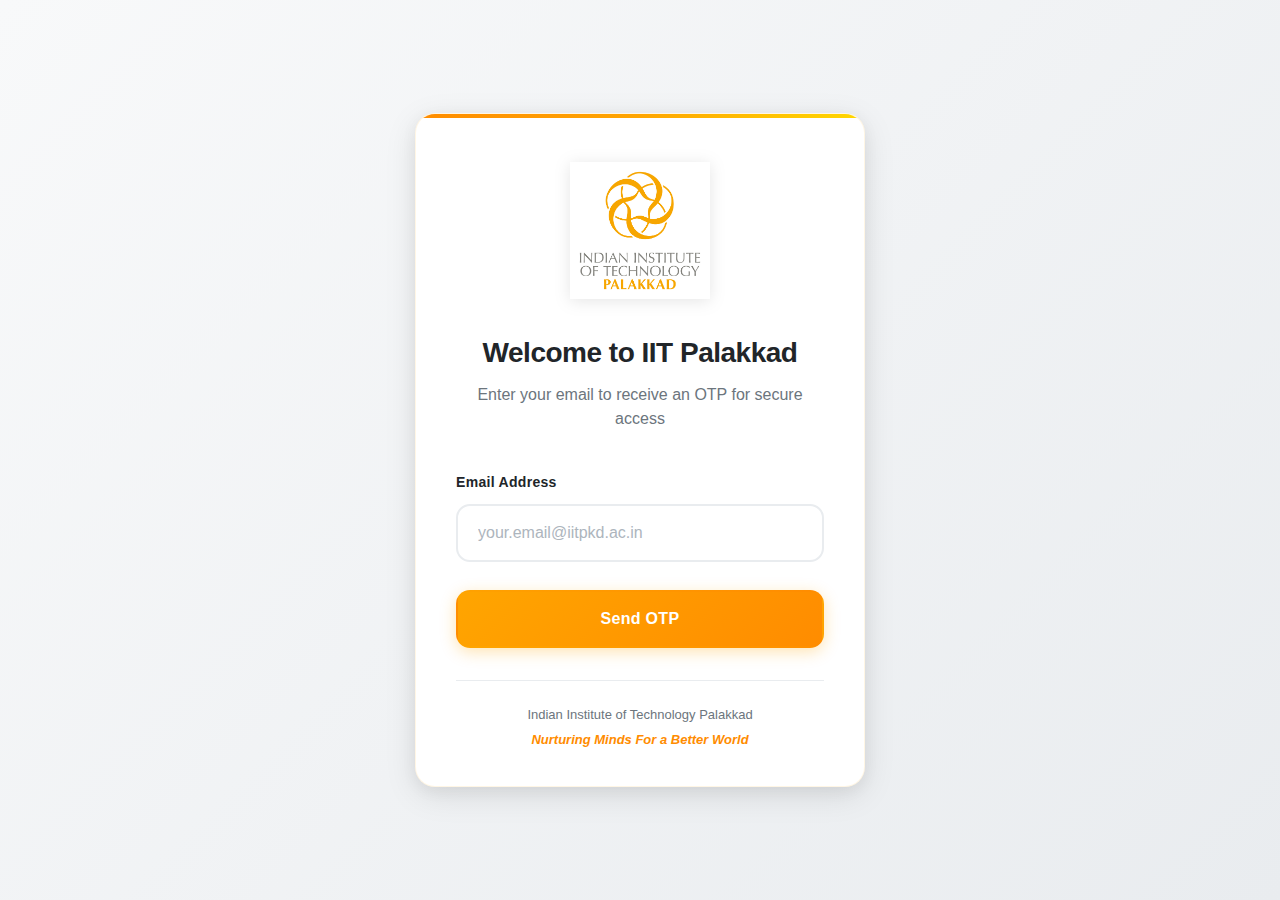
<file: index.html>
<!DOCTYPE html>
<html lang="en">
<head>
    <meta charset="UTF-8">
    <meta name="viewport" content="width=device-width, initial-scale=1.0">
    <title>IIT Palakkad - Sign In</title>
    <link rel="stylesheet" href="style1.css">
</head>
<body>
    <div class="container">
        <div class="signin-card">
            <div class="header">
                <div class="logo-section">
                    <img src="IIT_PKD_long logo_RGB.jpg" alt="IIT Palakkad Logo" class="logo">
                </div>
                <h1>Welcome to IIT Palakkad</h1>
                <p>Enter your email to receive an OTP for secure access</p>
            </div>
            
            <form class="signin-form" id="signinForm">
                <div class="form-group">
                    <label for="email">Email Address</label>
                    <input type="email" id="email" name="email" placeholder="your.email@iitpkd.ac.in" required>
                    <span class="error-message" id="emailError"></span>
                </div>
                
                <button type="button" class="btn btn-primary" id="sendOtpBtn">
                    <span class="btn-text">Send OTP</span>
                    <span class="btn-loader" id="otpLoader"></span>
                </button>
                
                <div class="otp-section" id="otpSection">
                    <div class="form-group">
                        <label for="otp">Enter 6-Digit OTP</label>
                        <input type="text" id="otp" name="otp" maxlength="6" placeholder="000000">
                        <span class="error-message" id="otpError"></span>
                    </div>
                    
                    <button type="button" class="btn btn-primary" id="loginBtn">
                        <span class="btn-text">Verify & Login</span>
                        <span class="btn-loader" id="loginLoader"></span>
                    </button>
                    
                    <div class="resend-section">
                        <p>Didn't receive the code? <button type="button" class="link-btn" id="resendBtn">Resend OTP</button></p>
                    </div>
                </div>
            </form>
            
            <div class="success-message" id="successMessage">
                <div class="success-icon">✓</div>
                <h2>Authentication Successful!</h2>
                <p>Welcome to IIT Palakkad Alumni Portal. You will be redirected to your profile page shortly.</p>
            </div>
            
            <div class="footer-info">
                <p>Indian Institute of Technology Palakkad</p>
                <p class="tagline">Nurturing Minds For a Better World</p>
            </div>
        </div>
    </div>
    
    <script src="script1.js"></script>
</body>
</html>
</file>
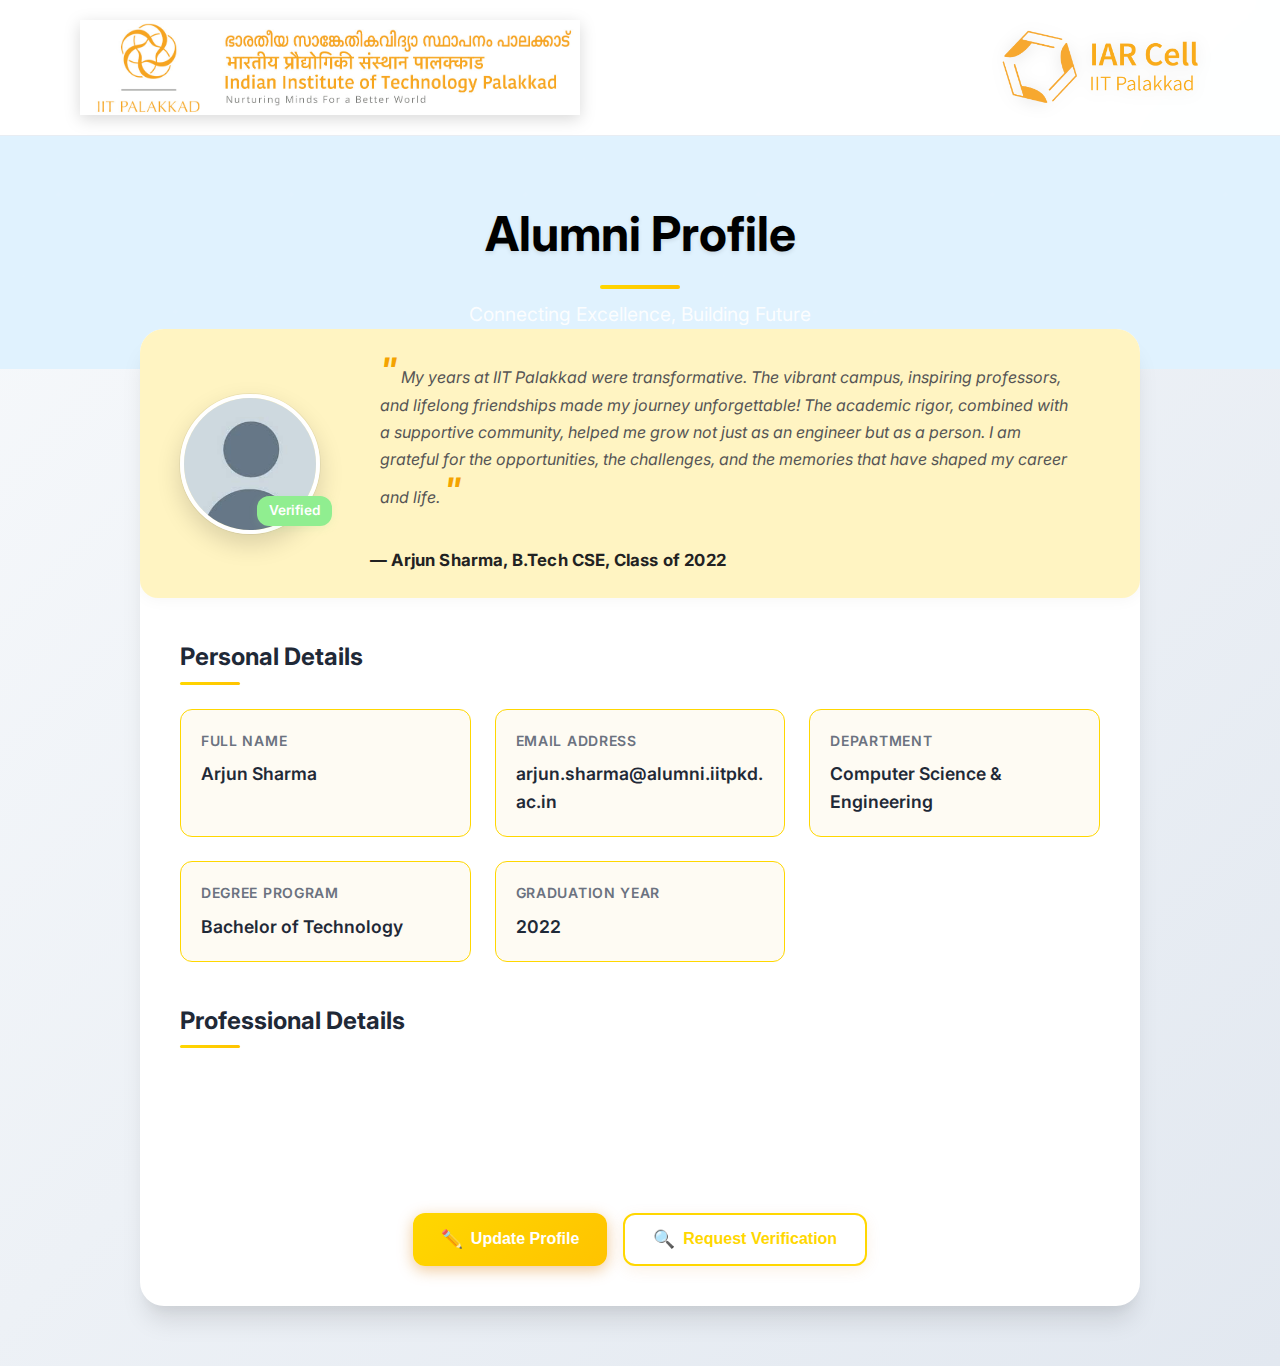
<file: index1.html>
<!DOCTYPE html>
<html lang="en">
<head>
    <meta charset="UTF-8">
    <meta name="viewport" content="width=device-width, initial-scale=1.0">
    <title>Alumni Profile - IIT Palakkad</title>
    <link rel="preconnect" href="https://fonts.googleapis.com">
    <link rel="preconnect" href="https://fonts.gstatic.com" crossorigin>
    <link href="https://fonts.googleapis.com/css2?family=Inter:wght@300;400;500;600;700&display=swap" rel="stylesheet">
    <link rel="stylesheet" href="style.css">
</head>
<body>
    <!-- Header with Logos -->
    <header class="top-header">
        <div class="header-logos">
            <img src="iitpkdlogo.jpg" alt="IIT Palakkad Logo" class="logo-effect iit-logo">
            <img src="iarcell_logo.png" alt="IAR Cell Logo" class="logo-effect iar-logo">
        </div>
    </header>

    <!-- Page Header -->
    <section class="page-header">
        <div class="container">
            <h1 class="page-title">Alumni Profile</h1>
            <p class="page-subtitle">Connecting Excellence, Building Future</p>
        </div>
    </section>

    <!-- Main Content -->
    <main class="container">
        <div class="profile-card fade-in-up">
            <!-- Profile Header with Avatar and Testimonial -->
            <div class="profile-header">
                <div class="profile-avatar">
                    <div class="avatar-container">
                        <img src="default_image.jpeg" alt="Profile Avatar" id="profile-avatar-img" class="avatar-img">
                        <div class="status-badge">Verified</div>
                    </div>
                </div>
                
                <div class="testimonial-block">
                    <div class="testimonial-quote">
                        <span class="quote-mark">"</span>
                        <span id="testimonial-text">
                            My years at IIT Palakkad were transformative. The vibrant campus, inspiring professors, and lifelong friendships made my journey unforgettable! The academic rigor, combined with a supportive community, helped me grow not just as an engineer but as a person. I am grateful for the opportunities, the challenges, and the memories that have shaped my career and life.
                        </span>
                        <span class="quote-mark">"</span>
                    </div>
                    <div class="testimonial-author">
                        — Arjun Sharma, B.Tech CSE, Class of 2022
                    </div>
                </div>
            </div>

            <!-- Profile Content -->
            <div class="profile-content">
                <!-- Personal Details Section -->
                <section class="details-section">
                    <h2 class="section-title">Personal Details</h2>
                    <div class="details-grid">
                        <div class="detail-item">
                            <label class="detail-label">Full Name</label>
                            <span class="detail-value" id="name">Arjun Sharma</span>
                        </div>
                        <div class="detail-item">
                            <label class="detail-label">Email Address</label>
                            <span class="detail-value" id="email">arjun.sharma@alumni.iitpkd.ac.in</span>
                        </div>
                        <div class="detail-item">
                            <label class="detail-label">Department</label>
                            <span class="detail-value" id="department">Computer Science & Engineering</span>
                        </div>
                        <div class="detail-item">
                            <label class="detail-label">Degree Program</label>
                            <span class="detail-value" id="degree">Bachelor of Technology</span>
                        </div>
                        <div class="detail-item">
                            <label class="detail-label">Graduation Year</label>
                            <span class="detail-value" id="passout-year">2022</span>
                        </div>
                    </div>
                </section>

                <!-- Professional Details Section -->
                <section class="details-section">
                    <h2 class="section-title">Professional Details</h2>
                    <div class="details-grid">
                        <div class="detail-item">
                            <label class="detail-label">Current Position</label>
                            <span class="detail-value" id="job-title">Senior Software Engineer</span>
                        </div>
                        <div class="detail-item">
                            <label class="detail-label">Organization</label>
                            <span class="detail-value" id="company">Google India</span>
                        </div>
                        <div class="detail-item">
                            <label class="detail-label">Work Location</label>
                            <span class="detail-value" id="location">Bangalore, Karnataka, India</span>
                        </div>
                    </div>
                </section>

                <!-- Action Buttons -->
                <div class="action-buttons">
                    <button class="btn btn-primary" id="update-btn">
                        <span class="btn-icon">✏️</span>
                        Update Profile
                    </button>
                    <button class="btn btn-secondary" id="verify-btn">
                        <span class="btn-icon">🔍</span>
                        Request Verification
                    </button>
                </div>
            </div>
        </div>
    </main>

    <!-- Update Profile Modal -->
    <div class="modal-overlay" id="modal-overlay">
        <div class="modal">
            <div class="modal-header">
                <h3 class="modal-title">Update Profile Information</h3>
                <button class="modal-close" id="modal-close" aria-label="Close modal">&times;</button>
            </div>
            
            <div class="modal-content">
                <form class="update-form" id="update-form">
                    <!-- Personal Details Section -->
                    <div class="form-section">
                        <h4 class="form-section-title">Personal Information</h4>
                        
                        <div class="form-row">
                            <div class="form-group">
                                <label for="form-avatar">Profile Photo</label>
                                <input type="file" id="form-avatar" name="avatar" accept="image/*">
                                <img id="avatar-preview" src="default_image.jpeg" alt="Avatar Preview" class="avatar-preview" style="width: 80px; height: 80px; border-radius: 50%; object-fit: cover; margin-top: 12px;">
                            </div>
                        </div>
                        
                        <div class="form-grid">
                            <div class="form-group">
                                <label for="form-name">Full Name *</label>
                                <input type="text" id="form-name" name="name" required>
                            </div>
                            <div class="form-group">
                                <label for="form-email">Email Address *</label>
                                <input type="email" id="form-email" name="email" required>
                            </div>
                            <div class="form-group">
                                <label for="form-department">Department *</label>
                                <select id="form-department" name="department" required>
                                    <option value="">Select Department</option>
                                    <option value="Computer Science & Engineering">Computer Science & Engineering</option>
                                    <option value="Electrical Engineering">Electrical Engineering</option>
                                    <option value="Mechanical Engineering">Mechanical Engineering</option>
                                    <option value="Civil Engineering">Civil Engineering</option>
                                    <option value="Chemical Engineering">Chemical Engineering</option>
                                    <option value="Aerospace Engineering">Aerospace Engineering</option>
                                    <option value="Materials Science & Engineering">Materials Science & Engineering</option>
                                </select>
                            </div>
                            <div class="form-group">
                                <label for="form-degree">Degree Program *</label>
                                <select id="form-degree" name="degree" required>
                                    <option value="">Select Degree</option>
                                    <option value="Bachelor of Technology">Bachelor of Technology (B.Tech)</option>
                                    <option value="Master of Technology">Master of Technology (M.Tech)</option>
                                    <option value="Master of Science">Master of Science (M.S.)</option>
                                    <option value="Doctor of Philosophy">Doctor of Philosophy (Ph.D.)</option>
                                </select>
                            </div>
                            <div class="form-group">
                                <label for="form-passout-year">Graduation Year *</label>
                                <input type="number" id="form-passout-year" name="passout-year" min="2015" max="2030" required>
                            </div>
                        </div>
                    </div>

                    <!-- Professional Details Section -->
                    <div class="form-section">
                        <h4 class="form-section-title">Professional Information</h4>
                        <div class="form-grid">
                            <div class="form-group">
                                <label for="form-job-title">Current Position *</label>
                                <input type="text" id="form-job-title" name="job-title" required>
                            </div>
                            <div class="form-group">
                                <label for="form-company">Organization *</label>
                                <input type="text" id="form-company" name="company" required>
                            </div>
                            <div class="form-group">
                                <label for="form-location">Work Location *</label>
                                <input type="text" id="form-location" name="location" required>
                            </div>
                        </div>
                    </div>

                    <!-- Form Actions -->
                    <div class="form-actions">
                        <button type="button" class="btn btn-outline" id="cancel-btn">Cancel</button>
                        <button type="submit" class="btn btn-primary">Save Changes</button>
                    </div>
                </form>
            </div>
        </div>
    </div>

    <script src="script.js"></script>
</body>
</html>
</file>
<file: style1.css>
/* Reset and Base Styles */
* {
    margin: 0;
    padding: 0;
    box-sizing: border-box;
}

body {
    font-family: -apple-system, BlinkMacSystemFont, 'Segoe UI', Roboto, Oxygen, Ubuntu, Cantarell, sans-serif;
    background: linear-gradient(135deg, #f8f9fa 0%, #e9ecef 100%);
    color: #212529;
    line-height: 1.6;
    min-height: 100vh;
    display: flex;
    align-items: center;
    justify-content: center;
    padding: 20px;
}

/* Container */
.container {
    width: 100%;
    max-width: 450px;
    margin: 0 auto;
}

/* Sign-in Card */
.signin-card {
    background: #ffffff;
    border-radius: 20px;
    box-shadow: 0 8px 32px rgba(0, 0, 0, 0.1), 0 4px 16px rgba(0, 0, 0, 0.05);
    padding: 48px 40px 32px;
    border: 1px solid rgba(255, 165, 0, 0.1);
    transition: all 0.3s ease;
    position: relative;
    overflow: hidden;
}

.signin-card::before {
    content: '';
    position: absolute;
    top: 0;
    left: 0;
    right: 0;
    height: 4px;
    background: linear-gradient(90deg, #ff8c00, #ffa500, #ffd700);
}

.signin-card:hover {
    box-shadow: 0 12px 48px rgba(0, 0, 0, 0.15), 0 8px 24px rgba(0, 0, 0, 0.08);
    transform: translateY(-2px);
}

/* Header */
.header {
    text-align: center;
    margin-bottom: 40px;
}

.logo-section {
    margin-bottom: 24px;
}

.logo {
    max-width: 140px;
    width: 100%;
    height: auto;
    filter: drop-shadow(0 2px 8px rgba(0, 0, 0, 0.1));
}

.header h1 {
    font-size: 28px;
    font-weight: 700;
    color: #212529;
    margin-bottom: 8px;
    letter-spacing: -0.5px;
}

.header p {
    color: #6c757d;
    font-size: 16px;
    font-weight: 400;
    line-height: 1.5;
}

/* Form Styles */
.signin-form {
    display: block;
}

.form-group {
    margin-bottom: 28px;
}

.form-group label {
    display: block;
    margin-bottom: 10px;
    font-weight: 600;
    color: #212529;
    font-size: 14px;
    letter-spacing: 0.3px;
}

.form-group input {
    width: 100%;
    padding: 18px 20px;
    border: 2px solid #e9ecef;
    border-radius: 14px;
    font-size: 16px;
    transition: all 0.3s ease;
    background-color: #ffffff;
    color: #212529;
    font-weight: 500;
}

.form-group input:focus {
    outline: none;
    border-color: #ffa500;
    box-shadow: 0 0 0 4px rgba(255, 165, 0, 0.1);
    background-color: #fffbf5;
}

.form-group input::placeholder {
    color: #adb5bd;
    font-weight: 400;
}

/* OTP Input Styling */
#otp {
    text-align: center;
    font-size: 24px;
    font-weight: 700;
    letter-spacing: 8px;
    font-family: 'SF Mono', 'Monaco', 'Inconsolata', 'Roboto Mono', monospace;
    background: linear-gradient(135deg, #fffbf5 0%, #ffffff 100%);
}

/* Button Styles */
.btn {
    width: 100%;
    padding: 18px 24px;
    border: none;
    border-radius: 14px;
    font-size: 16px;
    font-weight: 600;
    cursor: pointer;
    transition: all 0.3s ease;
    position: relative;
    overflow: hidden;
    display: flex;
    align-items: center;
    justify-content: center;
    gap: 10px;
    letter-spacing: 0.3px;
}

.btn-primary {
    background: linear-gradient(135deg, #ffa500 0%, #ff8c00 100%);
    color: #ffffff;
    border: 2px solid transparent;
    box-shadow: 0 4px 16px rgba(255, 165, 0, 0.3);
}

.btn-primary:hover {
    background: linear-gradient(135deg, #ff8c00 0%, #ff7700 100%);
    transform: translateY(-2px);
    box-shadow: 0 8px 24px rgba(255, 140, 0, 0.4);
}

.btn-primary:active {
    transform: translateY(0);
}

.btn:disabled {
    opacity: 0.7;
    cursor: not-allowed;
    transform: none;
}

.btn:disabled:hover {
    background: linear-gradient(135deg, #ffa500 0%, #ff8c00 100%);
    transform: none;
    box-shadow: 0 4px 16px rgba(255, 165, 0, 0.3);
}

/* Button Loader */
.btn-loader {
    width: 20px;
    height: 20px;
    border: 2px solid transparent;
    border-top: 2px solid #ffffff;
    border-radius: 50%;
    animation: spin 1s linear infinite;
    display: none;
}

.btn.loading .btn-text {
    opacity: 0;
}

.btn.loading .btn-loader {
    display: block;
}

@keyframes spin {
    0% { transform: rotate(0deg); }
    100% { transform: rotate(360deg); }
}

/* Link Button */
.link-btn {
    background: none;
    border: none;
    color: #ff8c00;
    cursor: pointer;
    font-weight: 600;
    text-decoration: underline;
    font-size: 14px;
    transition: color 0.3s ease;
}

.link-btn:hover {
    color: #ffa500;
}

.link-btn:disabled {
    color: #adb5bd;
    cursor: not-allowed;
}

/* OTP Section */
.otp-section {
    display: none;
    animation: fadeIn 0.5s ease-in-out;
}

.otp-section.active {
    display: block;
}

.resend-section {
    text-align: center;
    margin-top: 20px;
}

.resend-section p {
    color: #6c757d;
    font-size: 14px;
}

/* Success Message */
.success-message {
    display: none;
    text-align: center;
    animation: fadeIn 0.5s ease-in-out;
}

.success-message.active {
    display: block;
}

.success-icon {
    width: 80px;
    height: 80px;
    background: linear-gradient(135deg, #28a745 0%, #20c997 100%);
    border-radius: 50%;
    display: flex;
    align-items: center;
    justify-content: center;
    font-size: 40px;
    color: white;
    margin: 0 auto 24px;
    animation: bounce 0.6s ease-in-out;
    box-shadow: 0 8px 24px rgba(40, 167, 69, 0.3);
}

.success-message h2 {
    color: #212529;
    margin-bottom: 12px;
    font-size: 24px;
    font-weight: 700;
}

.success-message p {
    color: #6c757d;
    font-size: 16px;
    line-height: 1.5;
}

/* Footer Info */
.footer-info {
    text-align: center;
    margin-top: 32px;
    padding-top: 24px;
    border-top: 1px solid #e9ecef;
}

.footer-info p {
    color: #6c757d;
    font-size: 13px;
    margin-bottom: 4px;
}

.footer-info .tagline {
    color: #ff8c00;
    font-weight: 600;
    font-style: italic;
}

/* Error Messages */
.error-message {
    color: #dc3545;
    font-size: 14px;
    margin-top: 8px;
    display: block;
    opacity: 0;
    transition: opacity 0.3s ease;
    font-weight: 500;
}

.error-message.active {
    opacity: 1;
}

/* Animations */
@keyframes fadeIn {
    from {
        opacity: 0;
        transform: translateY(20px);
    }
    to {
        opacity: 1;
        transform: translateY(0);
    }
}

@keyframes bounce {
    0%, 20%, 53%, 80%, 100% {
        transform: translate3d(0, 0, 0);
    }
    40%, 43% {
        transform: translate3d(0, -30px, 0);
    }
    70% {
        transform: translate3d(0, -15px, 0);
    }
    90% {
        transform: translate3d(0, -4px, 0);
    }
}

/* Responsive Design */
@media (max-width: 480px) {
    .container {
        padding: 0 16px;
    }
    
    .signin-card {
        padding: 40px 28px 24px;
        border-radius: 16px;
        margin: 0 auto;
    }
    
    .logo {
        max-width: 240px;
    }
    
    .header h1 {
        font-size: 24px;
    }
    
    .header p {
        font-size: 14px;
    }
    
    .form-group input {
        padding: 16px 18px;
        font-size: 16px;
    }
    
    .btn {
        padding: 16px 20px;
        font-size: 16px;
    }
    
    #otp {
        font-size: 20px;
        letter-spacing: 6px;
    }
}

@media (max-width: 375px) {
    .signin-card {
        padding: 32px 24px 20px;
    }
    
    .logo {
        max-width: 200px;
    }
    
    #otp {
        font-size: 18px;
        letter-spacing: 4px;
    }
}

/* Focus Management */
.form-group input:focus {
    outline: none;
    border-color: #ffa500;
    box-shadow: 0 0 0 4px rgba(255, 165, 0, 0.1);
}

/* Accessibility */
@media (prefers-reduced-motion: reduce) {
    * {
        animation-duration: 0.01ms !important;
        animation-iteration-count: 1 !important;
        transition-duration: 0.01ms !important;
    }
}

/* High Contrast Mode */
@media (prefers-contrast: high) {
    .signin-card {
        border: 2px solid #212529;
    }
    
    .form-group input {
        border: 2px solid #212529;
    }
    
    .btn-primary {
        border: 2px solid #212529;
    }
}

/* Print Styles */
@media print {
    body {
        background: white;
    }
    
    .signin-card {
        box-shadow: none;
        border: 1px solid #000;
    }
}
</file>
<file: style.css>
/* Reset and Base Styles */
* {
    margin: 0;
    padding: 0;
    box-sizing: border-box;
}

html {
    scroll-behavior: smooth;
}

body {
    font-family: 'Inter', -apple-system, BlinkMacSystemFont, 'Segoe UI', Roboto, sans-serif;
    line-height: 1.6;
    color: #1f2937;
    background: linear-gradient(135deg, #f8fafc 0%, #e2e8f0 100%);
    min-height: 100vh;
}

/* Container */
.container {
    max-width: 1200px;
    margin: 0 auto;
    padding: 0 20px;
}

/* Header Styles */
.top-header {
    background: rgba(255, 255, 255, 0.95);
    backdrop-filter: blur(20px);
    border-bottom: 1px solid rgba(226, 232, 240, 0.8);
    position: sticky;
    top: 0;
    z-index: 100;
    transition: all 0.3s ease;
}

.header-logos {
    display: flex;
    align-items: center;
    justify-content: space-between;
    padding: 20px 40px;
    max-width: 1200px;
    margin: 0 auto;
}

.logo-effect {
    transition: all 0.3s ease;
    filter: drop-shadow(0 2px 8px rgba(0, 0, 0, 0.1));
}

.logo-effect:hover {
    transform: translateY(-2px);
    filter: drop-shadow(0 4px 16px rgba(0, 0, 0, 0.15));
}

.iit-logo {
    max-width: 500px;
    height: auto;
    transition: all 0.3s ease;
    filter: drop-shadow(0 4px 8px rgba(0, 0, 0, 0.15));
}

.iit-logo:hover {
    transform: translateY(-1px) scale(1.01);
    filter: drop-shadow(0 4px 8px rgba(0, 0, 0, 0.1)) drop-shadow(0 2px 4px rgba(255, 215, 0, 0.1));
    box-shadow: 0 6px 12px rgba(0, 0, 0, 0.08);
}

.iar-logo {
    max-width: 200px;
    height: auto;
}

/* Page Header - FIXED TO GOLD */
.page-header {
    text-align: center;
    padding: 60px 0 40px;
    background: #e0f2fe;
    color: white;
    position: relative;
    overflow: hidden;
}

.page-header::before {
    content: '';
    position: absolute;
    top: 0;
    left: 0;
    right: 0;
    bottom: 0;
    background: url('data:image/svg+xml,<svg xmlns="http://www.w3.org/2000/svg" viewBox="0 0 100 100"><defs><pattern id="grain" width="100" height="100" patternUnits="userSpaceOnUse"><circle cx="25" cy="25" r="1" fill="white" opacity="0.1"/><circle cx="75" cy="75" r="1" fill="white" opacity="0.1"/><circle cx="50" cy="10" r="0.5" fill="white" opacity="0.1"/><circle cx="10" cy="60" r="0.5" fill="white" opacity="0.1"/><circle cx="90" cy="40" r="0.5" fill="white" opacity="0.1"/></pattern></defs><rect width="100" height="100" fill="url(%23grain)"/></svg>');
    opacity: 0.3;
}

.page-title {
    font-size: 3rem;
    font-weight: 700;
    margin-bottom: 10px;
    position: relative;
    z-index: 1;
    text-shadow: 0 2px 4px rgba(0, 0, 0, 0.1);
    color: black;
}

.page-title::after {
    content: '';
    display: block;
    margin: 12px auto 0 auto;
    width: 80px;
    height: 4px;
    background: linear-gradient(90deg, #FFD700 0%, #FFC300 100%);
    border-radius: 2px;
}

.page-subtitle {
    font-size: 1.2rem;
    opacity: 0.9;
    position: relative;
    z-index: 1;
}

/* Profile Card */
.profile-card {
    background: white;
    border-radius: 24px;
    box-shadow: 
        0 20px 25px -5px rgba(0, 0, 0, 0.1),
        0 10px 10px -5px rgba(0, 0, 0, 0.04);
    margin: -40px auto 60px;
    max-width: 1000px;
    position: relative;
    overflow: hidden;
    transition: all 0.3s ease;
}

.profile-card:hover {
    transform: translateY(-4px);
    box-shadow: 
        0 32px 64px -12px rgba(0, 0, 0, 0.15),
        0 20px 25px -5px rgba(0, 0, 0, 0.1);
}

/* Profile Header */
.profile-header {
    background: #FFF4C2;
    padding: 24px 40px 24px 40px;
    border-radius: 18px;
    border-bottom: none;
    display: flex;
    align-items: center;
    gap: 40px;
    box-shadow: 0 2px 16px 0 rgba(0,0,0,0.04);
}

.profile-avatar {
    position: relative;
}

.avatar-container {
    position: relative;
    width: 140px;
    height: 140px;
}

.avatar-img {
    width: 140px;
    height: 140px;
    border-radius: 50%;
    object-fit: cover;
    border: 4px solid white;
    box-shadow: 
        0 10px 25px rgba(0, 0, 0, 0.15),
        0 0 0 1px rgba(0, 0, 0, 0.05);
    transition: all 0.3s ease;
}

.avatar-img:hover {
    transform: scale(1.05);
    box-shadow: 
        0 20px 40px rgba(0, 0, 0, 0.2),
        0 0 0 1px rgba(0, 0, 0, 0.05);
}

.status-badge {
    position: absolute;
    bottom: 8px;
    right: -12px;
    background: #90EE90;
    color: white;
    padding: 4px 12px;
    border-radius: 12px;
    font-size: 0.85rem;
    font-weight: 600;
    box-shadow: 0 2px 8px rgba(144, 238, 144, 0.15);
    width: max-content;
}

/* Testimonial */
.testimonial-block {
    flex: 1;
    position: relative;
    display: flex;
    flex-direction: column;
    justify-content: center;
}

.testimonial-quote {
    font-size: 1rem;
    line-height: 1.7;
    color: #555;
    font-style: italic;
    margin-bottom: 20px;
    position: relative;
    padding: 0 20px;
}

.quote-mark {
    font-size: 2.2rem;
    color: #F4A300;
    font-weight: 700;
    line-height: 1;
}

.testimonial-author {
    font-weight: 700;
    color: #222;
    font-size: 1.05rem;
    margin-top: 16px;
    margin-left: 10px;
    letter-spacing: 0.01em;
    font-family: inherit;
}

/* Profile Content */
.profile-content {
    padding: 40px;
}

/* Details Sections */
.details-section {
    margin-bottom: 40px;
}

.section-title {
    font-size: 1.5rem;
    font-weight: 700;
    color: #1f2937;
    margin-bottom: 24px;
    position: relative;
    padding-bottom: 8px;
}

.section-title::after {
    content: '';
    position: absolute;
    bottom: 0;
    left: 0;
    width: 60px;
    height: 3px;
    background: linear-gradient(90deg, #FFD700, #FFC300);
    border-radius: 2px;
}

.details-grid {
    display: grid;
    grid-template-columns: repeat(auto-fit, minmax(280px, 1fr));
    gap: 24px;
}

.detail-item {
    background: #fefbf3;
    padding: 20px;
    border-radius: 12px;
    border: 1px solid #FFD700;
    transition: all 0.3s ease;
    position: relative;
    overflow: hidden;
}

.detail-item::before {
    content: '';
    position: absolute;
    top: 0;
    left: 0;
    width: 4px;
    height: 100%;
    background: linear-gradient(180deg, #FFD700, #FFC300);
    transform: scaleY(0);
    transition: transform 0.3s ease;
}

.detail-item:hover {
    background: white;
    border-color: #FFD700;
    transform: translateY(-2px);
    box-shadow: 0 8px 25px rgba(217, 119, 6, 0.15);
}

.detail-item:hover::before {
    transform: scaleY(1);
}

.detail-label {
    display: block;
    font-size: 0.875rem;
    font-weight: 600;
    color: #6b7280;
    text-transform: uppercase;
    letter-spacing: 0.05em;
    margin-bottom: 8px;
}

.detail-value {
    font-size: 1.1rem;
    font-weight: 600;
    color: #1f2937;
    word-break: break-word;
}

/* Action Buttons */
.action-buttons {
    display: flex;
    gap: 16px;
    justify-content: center;
    margin-top: 40px;
    flex-wrap: wrap;
}

.btn {
    display: inline-flex;
    align-items: center;
    gap: 8px;
    padding: 14px 28px;
    border: none;
    border-radius: 12px;
    font-size: 1rem;
    font-weight: 600;
    cursor: pointer;
    transition: all 0.3s ease;
    text-decoration: none;
    position: relative;
    overflow: hidden;
    min-width: 160px;
    justify-content: center;
}

.btn::before {
    content: '';
    position: absolute;
    top: 0;
    left: -100%;
    width: 100%;
    height: 100%;
    background: linear-gradient(90deg, transparent, rgba(255, 255, 255, 0.2), transparent);
    transition: left 0.5s ease;
}

.btn:hover::before {
    left: 100%;
}

.btn-primary {
    background: linear-gradient(135deg, #FFD700 0%, #FFC300 100%);
    color: white;
    box-shadow: 0 4px 15px rgba(217, 119, 6, 0.4);
}

.btn-primary:hover {
    transform: translateY(-2px);
    box-shadow: 0 8px 25px rgba(217, 119, 6, 0.5);
}

.btn-secondary {
    background: white;
    color: #FFD700;
    border: 2px solid #FFD700;
    box-shadow: 0 4px 15px rgba(217, 119, 6, 0.1);
}

.btn-secondary:hover {
    background: #FFD700;
    color: white;
    transform: translateY(-2px);
    box-shadow: 0 8px 25px rgba(217, 119, 6, 0.3);
}

.btn-outline {
    background: transparent;
    color: #6b7280;
    border: 2px solid #d1d5db;
}

.btn-outline:hover {
    background: #FFD700;
    border-color: #FFD700;
    color: #FFC300;
}

.btn:disabled {
    opacity: 0.6;
    cursor: not-allowed;
    transform: none !important;
}

.btn-icon {
    font-size: 1.1rem;
}

/* Modal Styles */
.modal-overlay {
    position: fixed;
    top: 0;
    left: 0;
    right: 0;
    bottom: 0;
    background: rgba(0, 0, 0, 0.6);
    backdrop-filter: blur(8px);
    display: flex;
    align-items: center;
    justify-content: center;
    z-index: 1000;
    opacity: 0;
    visibility: hidden;
    transition: all 0.3s ease;
    padding: 20px;
}

.modal-overlay.active {
    opacity: 1;
    visibility: visible;
}

.modal {
    background: white;
    border-radius: 20px;
    box-shadow: 0 25px 50px rgba(0, 0, 0, 0.25);
    max-width: 800px;
    width: 100%;
    max-height: 90vh;
    overflow: hidden;
    transform: scale(0.9) translateY(20px);
    transition: all 0.3s ease;
}

.modal-overlay.active .modal {
    transform: scale(1) translateY(0);
}

.modal-header {
    padding: 30px 30px 0;
    display: flex;
    align-items: center;
    justify-content: space-between;
    border-bottom: 1px solid #FFD700;
    padding-bottom: 20px;
    margin-bottom: 30px;
    background: linear-gradient(135deg, #FFD700 0%, #FFC300 100%);
}

.modal-title {
    font-size: 1.5rem;
    font-weight: 700;
    color: #1f2937;
}

.modal-close {
    background: none;
    border: none;
    font-size: 1.5rem;
    color: #6b7280;
    cursor: pointer;
    padding: 8px;
    border-radius: 8px;
    transition: all 0.2s ease;
    width: 40px;
    height: 40px;
    display: flex;
    align-items: center;
    justify-content: center;
}

.modal-close:hover {
    background: #FFD700;
    color: #FFC300;
}

.modal-content {
    padding: 0 30px 30px;
    max-height: calc(90vh - 120px);
    overflow-y: auto;
}

/* Form Styles */
.form-section {
    margin-bottom: 32px;
}

.form-section-title {
    font-size: 1.2rem;
    font-weight: 600;
    color: #1f2937;
    margin-bottom: 20px;
    padding-bottom: 8px;
    border-bottom: 2px solid #FFD700;
}

.form-grid {
    display: grid;
    grid-template-columns: repeat(auto-fit, minmax(250px, 1fr));
    gap: 20px;
}

.form-row {
    margin-bottom: 20px;
}

.form-group {
    display: flex;
    flex-direction: column;
}

.form-group label {
    font-size: 0.875rem;
    font-weight: 600;
    color: #374151;
    margin-bottom: 8px;
}

.form-group input,
.form-group select {
    padding: 12px 16px;
    border: 2px solid #FFD700;
    border-radius: 8px;
    font-size: 1rem;
    transition: all 0.3s ease;
    background: white;
}

.form-group input:focus,
.form-group select:focus {
    outline: none;
    border-color: #FFD700;
    box-shadow: 0 0 0 3px rgba(217, 119, 6, 0.1);
}

.form-group input[type="file"] {
    padding: 8px;
    border: 2px dashed #d1d5db;
    background: #fefbf3;
}

.form-group input[type="file"]:hover {
    border-color: #FFD700;
    background: #FFD700;
}

.avatar-preview {
    margin-top: 12px;
    border: 3px solid #FFD700;
    transition: all 0.3s ease;
}

.avatar-preview:hover {
    border-color: #FFD700;
    transform: scale(1.05);
}

.form-actions {
    display: flex;
    gap: 16px;
    justify-content: flex-end;
    margin-top: 32px;
    padding-top: 24px;
    border-top: 1px solid #FFD700;
}

/* Notifications */
.notification {
    position: fixed;
    top: 20px;
    right: 20px;
    padding: 16px 20px;
    border-radius: 12px;
    color: white;
    font-weight: 600;
    box-shadow: 0 10px 25px rgba(0, 0, 0, 0.15);
    z-index: 9999;
    transform: translateX(100%);
    transition: transform 0.3s ease;
    max-width: 350px;
}

.notification.show {
    transform: translateX(0);
}

.notification-success {
    background: linear-gradient(135deg, #FFD700, #FFC300);
}

.notification-error {
    background: linear-gradient(135deg, #ef4444, #dc2626);
}

.notification-info {
    background: linear-gradient(135deg, #FFD700, #FFC300);
}

/* Responsive Design */
@media (max-width: 768px) {
    .container {
        padding: 0 16px;
    }
    
    .header-logos {
        flex-direction: column;
        gap: 20px;
        padding: 20px;
        text-align: center;
    }
    
    .iit-logo {
        max-width: 300px;
    }
    
    .iar-logo {
        max-width: 160px;
    }
    
    .page-title {
        font-size: 2.2rem;
    }
    
    .profile-header {
        flex-direction: column;
        text-align: center;
        gap: 24px;
        padding: 30px 20px;
    }
    
    .profile-content {
        padding: 30px 20px;
    }
    
    .details-grid {
        grid-template-columns: 1fr;
    }
    
    .action-buttons {
        flex-direction: column;
        align-items: center;
    }
    
    .btn {
        width: 100%;
        max-width: 280px;
    }
    
    .modal {
        margin: 20px;
        max-height: calc(100vh - 40px);
    }
    
    .modal-header,
    .modal-content {
        padding-left: 20px;
        padding-right: 20px;
    }
    
    .form-grid {
        grid-template-columns: 1fr;
    }
    
    .form-actions {
        flex-direction: column;
    }
}

@media (max-width: 480px) {
    .page-title {
        font-size: 1.8rem;
    }
    
    .testimonial-quote {
        font-size: 1rem;
        padding: 0 10px;
    }
    
    .avatar-container {
        width: 120px;
        height: 120px;
    }
    
    .avatar-img {
        width: 120px;
        height: 120px;
    }
}

/* Loading Animation */
@keyframes fadeInUp {
    from {
        opacity: 0;
        transform: translateY(30px);
    }
    to {
        opacity: 1;
        transform: translateY(0);
    }
}

.fade-in-up {
    animation: fadeInUp 0.6s ease-out;
}

/* Smooth Scrolling */
html {
    scroll-behavior: smooth;
}

/* Custom Scrollbar */
::-webkit-scrollbar {
    width: 8px;
}

::-webkit-scrollbar-track {
    background: #f1f5f9;
}

::-webkit-scrollbar-thumb {
    background: linear-gradient(180deg, #FFD700, #FFC300);
    border-radius: 4px;
}

::-webkit-scrollbar-thumb:hover {
    background: linear-gradient(180deg, #FFC300, #B8860B);
}
</file>
